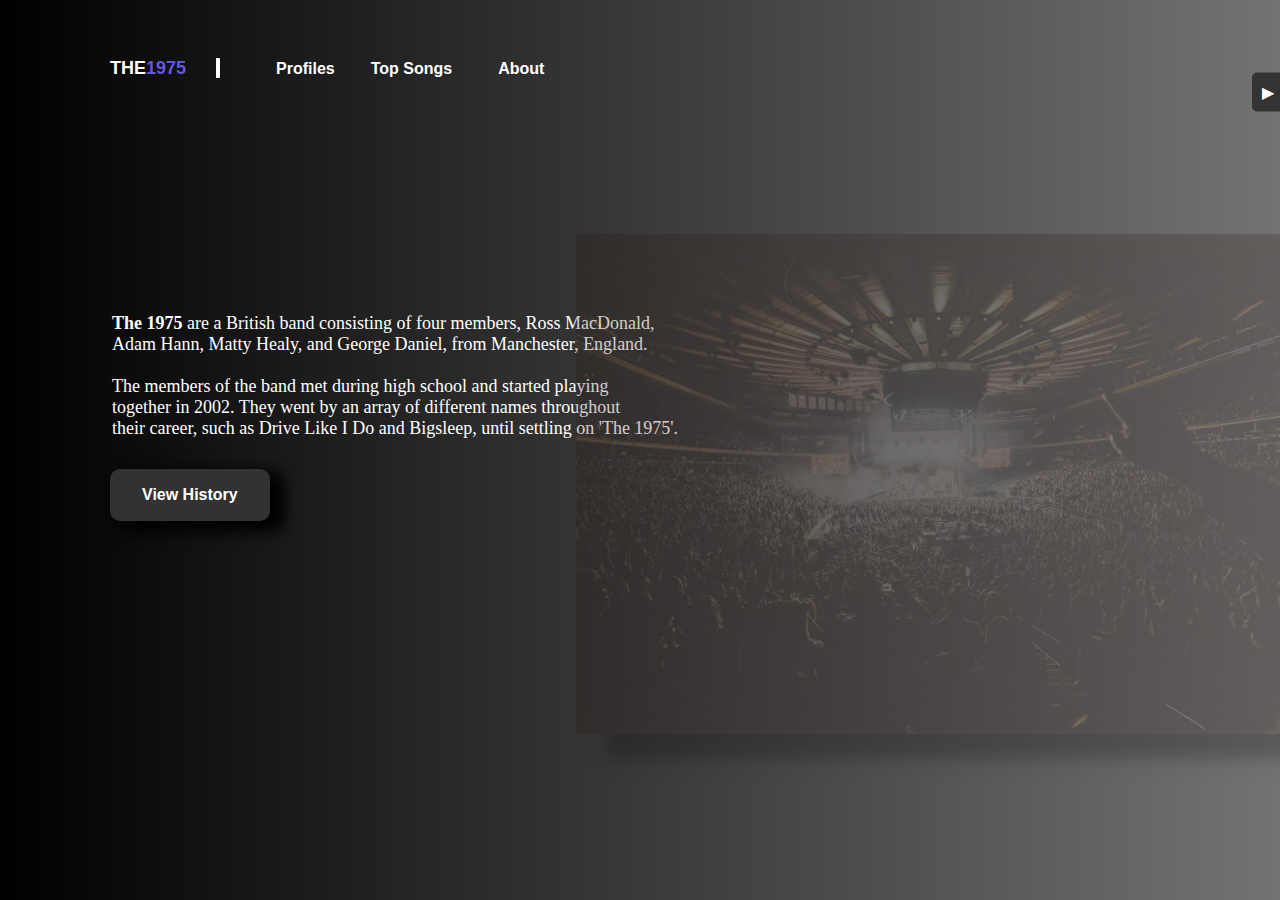
<file: index.html>
<!DOCTYPE html>
<html lang="en">
<head>
    <meta charset="UTF-8">
    <meta name="viewport" content="width=device-width, initial-scale=1.0">
    <title>The 1975</title>
    <link rel="icon" href="images/favicon.png" type="image/x-icon">
    <link rel="stylesheet" href="style.css">
    <link href="https://fonts.cdnfonts.com/css/bernoru" rel="stylesheet">
    <link href="https://fonts.cdnfonts.com/css/open-sauce-one" rel="stylesheet">
    <style>
      body{
        background: linear-gradient(90deg,  #000000, #737373);
        min-height: 100vh;
    }
    </style> 
</head> 
<body>
    <header>
        <nav>
          <div class="about-container"></div>
            <ul class="nav">
              <li><a class="navs name vl">THE<span class="name1" style="color: #6257e3">1975</span></a></li>
              <li><a class="navs" href="profile.html">Profiles</a></li>
              <li><a class= "navs" href="topsongs.html">Top Songs</a></li>
              <li><div class="about-button" id="aboutButton">About</div></li>
                <div class="about-content" id="aboutContent">
                  <p>This website is a fan-made project and is not affiliated with or endorsed by any official entity. The content provided here is created by a for fans,
                    <br> and is intended solely for informational and entertainment purposes. All trademarks, logos, and images are the property of their respective owners.</p>
                </div>
            </div>
            </ul>
          </nav>
    </header>
    <main>
      <div>
      <p class="description"><strong>The 1975</strong> are a British band consisting of four members, Ross MacDonald,
        <br class="br"> Adam Hann, Matty Healy, and George Daniel, from Manchester, England. <br>
        <br> The members of the band met during high school and started playing
        <br class="br"> together in 2002. They went by an array of different names throughout
        <br class="br"> their career, such as Drive Like I Do and Bigsleep, until settling on 'The 1975'.
      </div>    
      </div>
      <div>
      <img class="photo shadow" src="images/concert.jpg" alt="concert">
      </div>
    </main>
    <footer>
      <div>
      <a class="viewhistory hborder" href="history.html">View History</a> 
    </div>
       <div id="container1">
          <div id="content1">
            </div>
              <div id="arrow1" onclick="toggleContainer()">&#9654;</div>
              <div>
            </div>
                 <a style="margin-left: -100px;" href="https://www.facebook.com/the1975/" target="_blank">
                  <img class="ssize" src="images/facebook.png" alt="facebook">
                    </a>
                     <a href="https://www.instagram.com/the1975/" target="_blank">
                      <img class="ssize" src="images/instagram.png" alt="instagram">
                      </a>
                      <a href="https://www.youtube.com/channel/UC_LfW1R3B0of9qOw1uI-QNQ" target="_blank">
                        <img class="ssize" src="images/youtube.png" alt="youtube">
                        </a>
                        <a href="https://open.spotify.com/artist/3mIj9lX2MWuHmhNCA7LSCW" target="_blank">
                          <img class="ssize" src="images/spotify.png" alt="spotify">
                          </a>
            </div>
            <div>
              <div class="sites2 hide">
                <a href="https://www.facebook.com/the1975/" target="_blank">
                  <img class="ssize1" src="images/facebook.png" alt="facebook">
                    </a>
                     <a href="https://www.instagram.com/the1975/" target="_blank">
                      <img class="ssize1" src="images/instagram.png" alt="instagram">
                      </a>
                      <a href="https://www.youtube.com/channel/UC_LfW1R3B0of9qOw1uI-QNQ" target="_blank">
                        <img class="ssize1" src="images/youtube.png" alt="youtube">
                        </a>
                        <a href="https://open.spotify.com/artist/3mIj9lX2MWuHmhNCA7LSCW" target="_blank">
                          <img class="ssize1" src="images/spotify.png" alt="spotify">
                          </a>
                        </div>        
    </footer>

    <script>
      document.getElementById('aboutButton').addEventListener('click', function() {
          var content = document.getElementById('aboutContent');
          var button = document.getElementById('aboutButton');
          if (content.classList.contains('show')) {
              content.classList.remove('show');
              button.classList.remove('underline');
          } else {
              content.classList.add('show');
              button.classList.add('underline');
          }
        
      });

      function toggleContainer() {
        var container = document.getElementById('container1');
        container.classList.toggle('open');
    }
  </script>
</body>
</html>
</file>
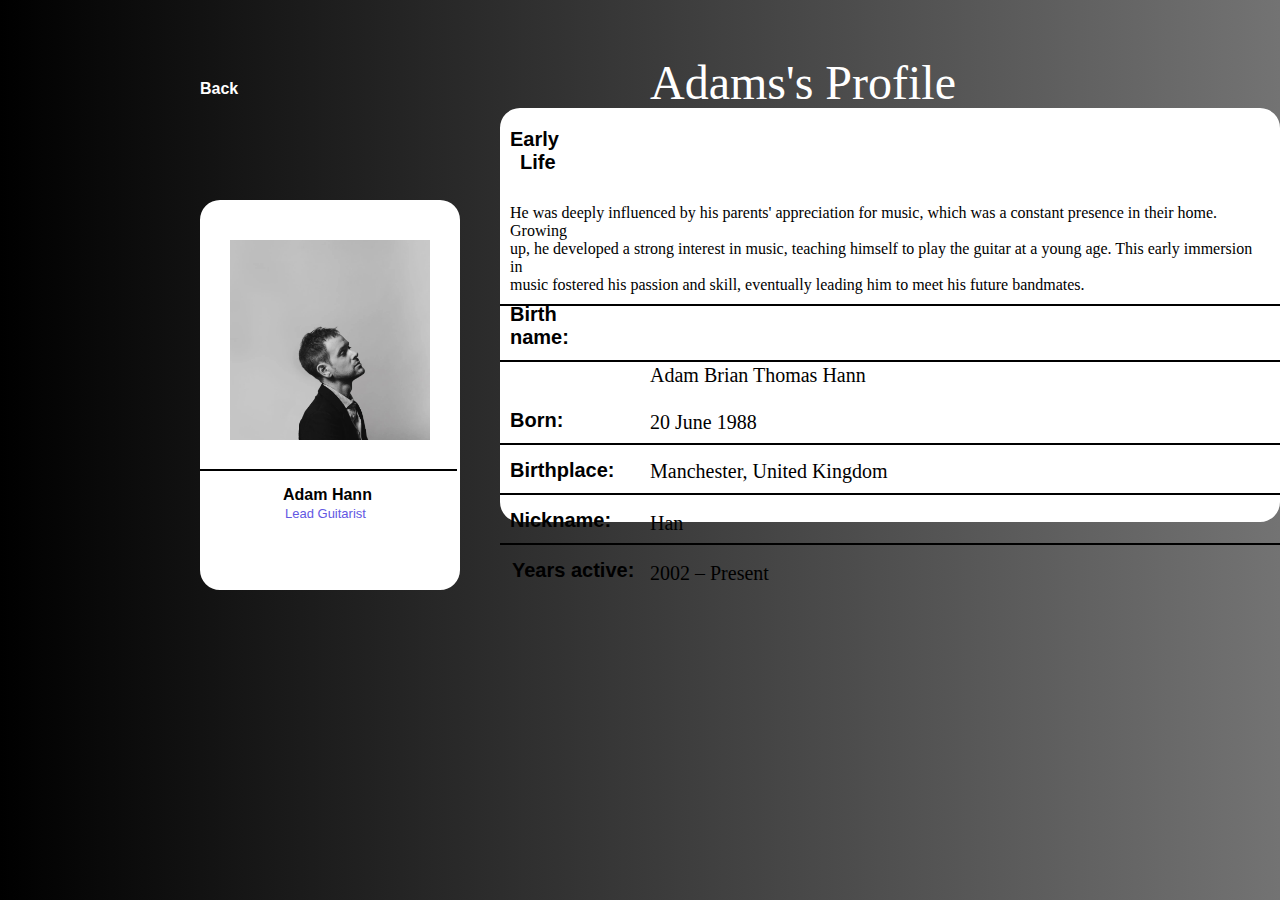
<file: adam.html>
<!DOCTYPE html>
<html lang="en">
<head>
    <meta charset="UTF-8">
    <meta name="viewport" content="width=device-width, initial-scale=1.0">
    <title>Adam's Profile</title>
    <link rel="stylesheet" href="style.css">
    <link rel="icon" href="images/favicon.png" type="image/x-icon">
    <link href="https://fonts.cdnfonts.com/css/open-sauce-one" rel="stylesheet">
    <style> 
        body{
            background: linear-gradient(90deg,  #000000, #737373);
            min-height: 100vh;
        }        
    </style>
</head>
<body>
    <div>
        <a class="home" href="george.html">Back</a>
        <p class="adamp">Adams's Profile</p>
    </div>
    <img class="matty" src="images/Adam.jpg" alt="george">
    <p class="profileadam tl"><b>Adam Hann</b><br><span class="adam2">Lead Guitarist</span><p></p>
    <p class="mempro"><span style="margin-left: -10px;">Early Life</span></p>
    <p class="memdis adamline" style="padding-right: 23px;">He was deeply influenced by his parents' appreciation for music, which was a constant presence in their home. Growing
        <br class="br"> up, he developed a strong interest in music, teaching himself to play the guitar at a young age. This early immersion in
        <br class="br"> music fostered his passion and skill, eventually  leading him to meet his future bandmates.</p>
    <p class="newdis line1 abirth">Birth name:</p>
    <p class="newdis1 nadam">Adam Brian Thomas Hann</p>
    <p class="newdis line1 aborn">Born:</p>
    <p class="newdis1 aborn1">20 June 1988</p>
    <p class="newdis line1 abp">Birthplace:</p>
    <p class="newdis1 abp1">Manchester, United Kingdom</p>
    <p class="newdis line1 ann">Nickname:</p>
    <p class="newdis1 ann1">Han</p>
    <p class="newdis aya">Years active:</p>
    <p class="newdis1 aya1">2002 – Present</p>

    
    
</body>
</html>
</file>
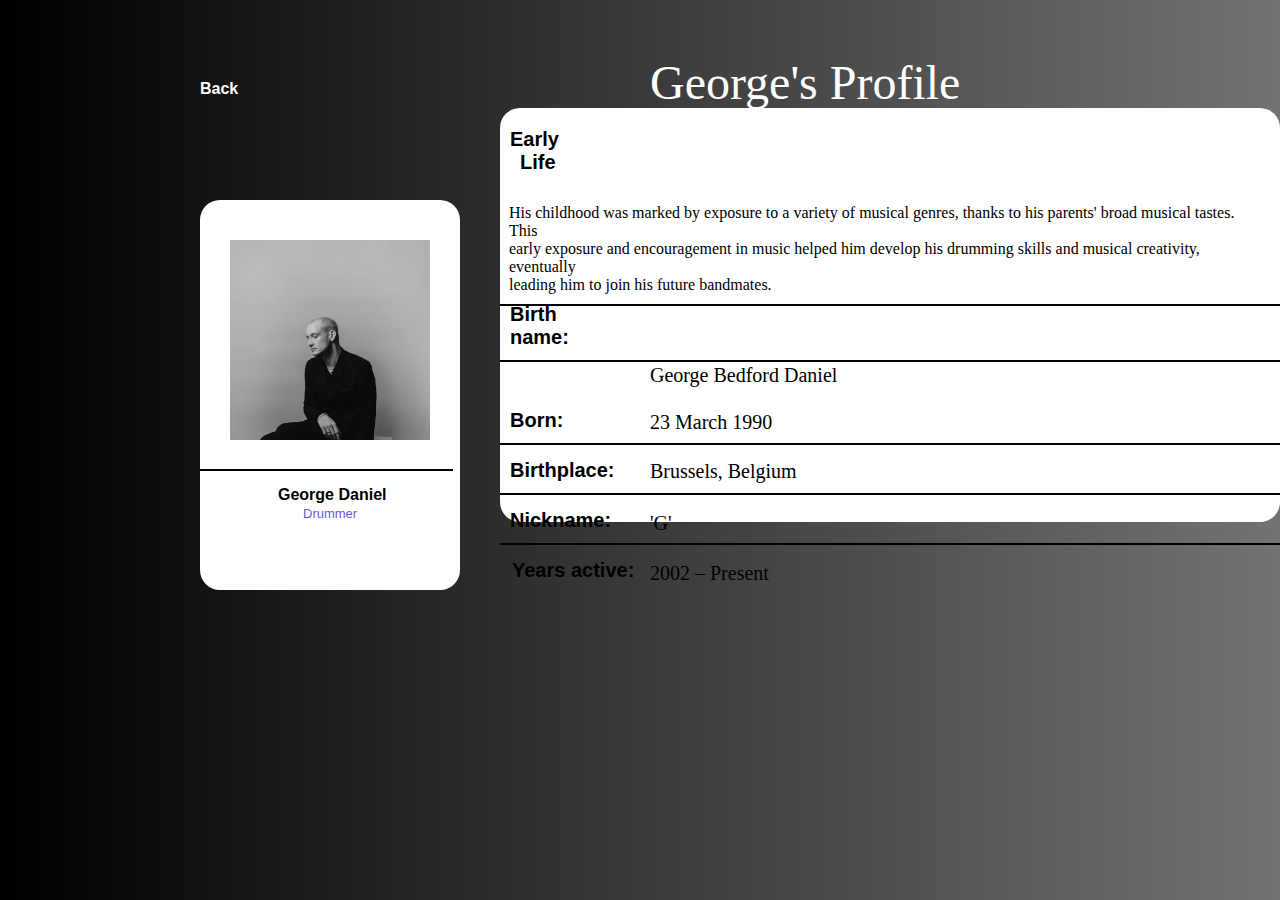
<file: george.html>
<!DOCTYPE html>
<html lang="en">
<head>
    <meta charset="UTF-8">
    <meta name="viewport" content="width=device-width, initial-scale=1.0">
    <title>George's Profile</title>
    <link rel="stylesheet" href="style.css">
    <link rel="icon" href="images/favicon.png" type="image/x-icon">
    <link href="https://fonts.cdnfonts.com/css/open-sauce-one" rel="stylesheet">
    <style> 
        body{
            background: linear-gradient(90deg,  #000000, #737373);
            min-height: 100vh;
        }        
    </style>
</head>
<body>
    <div>
        <a class="home" href="ross.html">Back</a>
        <p class="georgep">George's Profile</p>
        <a class="next" href="adam.html">Next</a>
    </div>
    <img class="matty" src="images/George.jpg" alt="george">
    <p class="profilegeorge tl"><b>George Daniel</b><br><span class="george2">Drummer</span><p></p>
    <p class="mempro"><span style="margin-left: -10px;">Early Life</span></p>
    <p class="memdis georgeline">His childhood was marked by exposure to a variety of musical genres, thanks to his parents' broad musical tastes. This
       <br class="br"> early exposure and encouragement in music helped him develop his drumming skills and musical creativity, eventually 
       <br class="br"> leading him to join his future bandmates.
    <p class="newdis line1 gbirth">Birth name:</p>
    <p class="newdis1 ngeorge">George Bedford Daniel</p>
    <p class="newdis line1 gborn">Born:</p>
    <p class="newdis1 gborn1">23 March 1990</p>
    <p class="newdis line1 gbp">Birthplace:</p>
    <p class="newdis1 gbp1">Brussels, Belgium</p>
    <p class="newdis line1 gnn">Nickname:</p>
    <p class="newdis1 gnn1">'G'</p>
    <p class="newdis gya">Years active:</p>
    <p class="newdis1 gya1">2002 – Present</p>

    
    
</body>
</html>
</file>
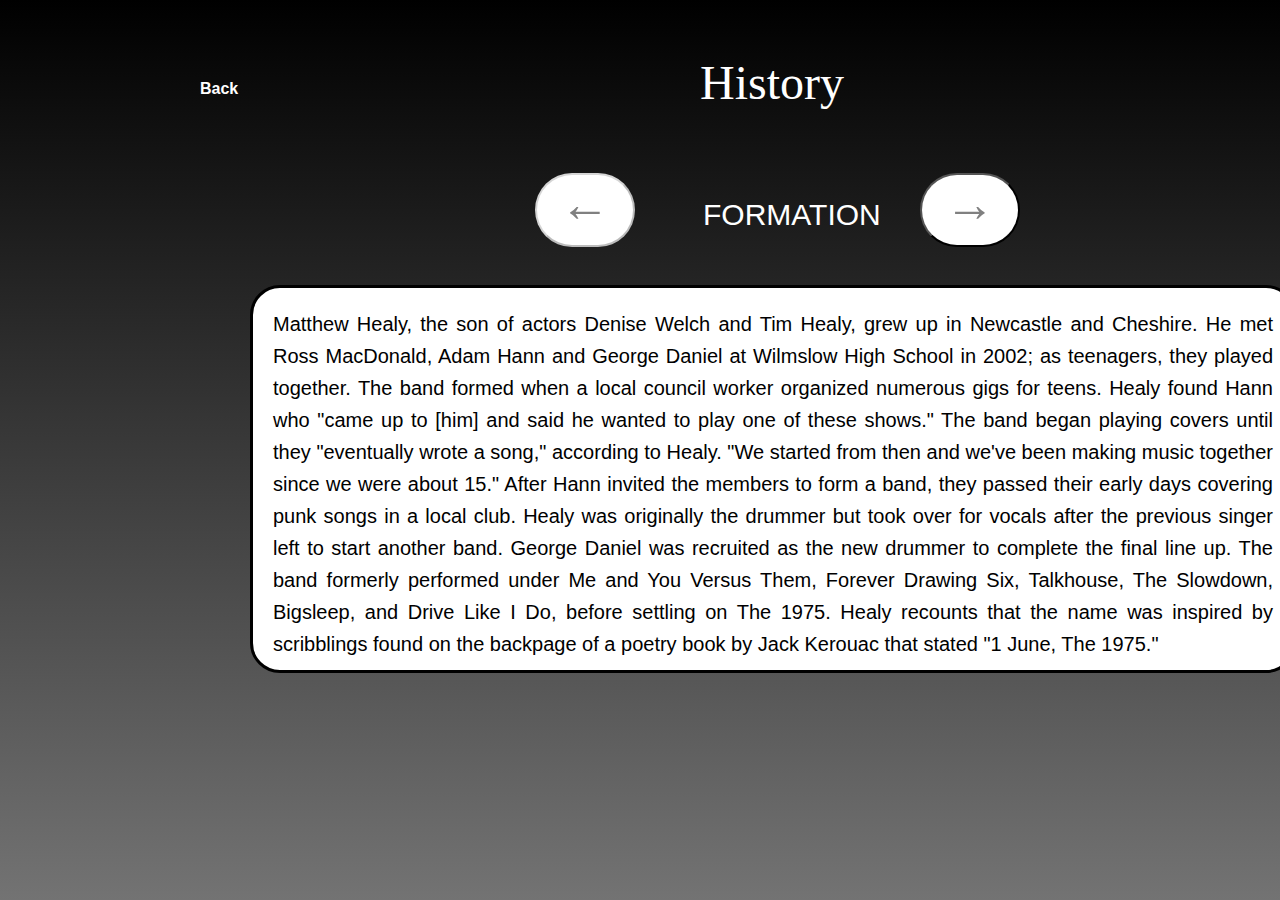
<file: history.html>
<!DOCTYPE html>
<html lang="en">
<head>
    <meta charset="UTF-8">
    <meta name="viewport" content="width=device-width, initial-scale=1.0">
    <title>History</title>
    <link rel="stylesheet" href="style.css">
    <link rel="icon" href="images/favicon.png" type="image/x-icon">
    <link href="https://fonts.cdnfonts.com/css/boldyear" rel="stylesheet">
    <link href="https://fonts.cdnfonts.com/css/literal" rel="stylesheet">
                
    <style>
        body {
            background: linear-gradient(180deg,  #000000, #737373);
            min-height: 100vh;
        }
    </style>
</head>
<body>
    <div>
        <a class="back1" href="topsongs.html">Back</a>
        <p class="history">History</p>
        <a class="home1" href="index.html">Home</a>
    </div>
    <div class="timeline-container">
        <button class="arrow" id="prev">&larr;</button>
        <div class="timeline">
            <div class="year mlform" data-year="FORMATION">FORMATION</div>
            <div class="year mlyear" data-year="2012">2012</div>
            <div class="year mlyear" data-year="2013">2013</div>
            <div class="year mlyear" data-year="2014">2014</div>
            <div class="year mlyear" data-year="2015">2015</div>
            <div class="year mlyear" data-year="2016">2016</div>
            <div class="year mlyear" data-year="2017">2017</div>
            <div class="year mlyear" data-year="2018">2018</div>
            <div class="year mlyear" data-year="2019">2019</div>
            <div class="year mlyear" data-year="2020">2020</div>
            <div class="year mlyear" data-year="2021">2021</div>
            <div class="year mlyear" data-year="2022">2022</div>
            <div class="year mlyear" data-year="2023">2023</div>
            <div class="year mlyear" data-year="2024">2024</div>
        </div>
        <button class="arrow" id="next">&rarr;</button>
    </div>
    <div class="content-container">
        <div class="content" data-year="FORMATION">
            <p style="text-align: justify;">Matthew Healy, the son of actors Denise Welch and Tim Healy, grew up in Newcastle and Cheshire. He met Ross MacDonald, Adam Hann
            and George Daniel at Wilmslow High School in 2002; as teenagers, they played together. The band formed when a local council worker
            organized numerous gigs for teens. Healy found Hann who "came up to [him] and said he wanted to play one of these shows." The band
            began playing covers until they "eventually wrote a song," according to Healy. "We started from then and we've been making music
            together since we were about 15." After Hann invited the members to form a band, they passed their early days covering punk songs in a
            local club. Healy was originally the drummer but took over for vocals after the previous singer left to start another band. George Daniel was
            recruited as the new drummer to complete the final line up. The band formerly performed under Me and You Versus Them, Forever Drawing
            Six, Talkhouse, The Slowdown, Bigsleep, and Drive Like I Do, before settling on The 1975. Healy recounts that the name was inspired by
            scribblings found on the backpage of a poetry book by Jack Kerouac that stated "1 June, The 1975."</p>
        </div>
        <div class="content" data-year="2012">
            <p>The release of the band's first EP, titled Facedown, in August 2012 saw the band's first UK airplay on national radio with lead track "The City",
            which was also featured as part of a BBC Introducing show with Huw Stephens on BBC Radio 1. The 1975 once again garnered national
            radio attention in late 2012, with BBC Radio 1 DJ Zane Lowe championing their single "Sex" from the from the EP of the same name, which
            was released in November.</p>
        </div>
        <div class="content" data-year="2013">
            <p>The 1975 embarked on a United Kingdom and Ireland tour that extended into early 2013, before beginning a US tour in Spring 2014. Upon the release
            of Music for Cars in March, they found mainstream chart success with "Chocolate", reaching number 19 in the UK Singles Chart. In May the band
            released IV, which included a new version of "The City". The track charted in UK and received airplay in several other countries. The 1975 
            toured extensively to support releases and to build hype before releasing their debut. The band supported Muse on the second leg of The 2nd
            Law World Tour at the Emirates Stadium in London in May. They also toured with the Neighbourhood in the United States in June, and supported
            the Rolling Stones in Hyde Park in July. In August, the band performed on the Festival Republic Stage at 2013 Reading and Leeds Festivals.</p>
        </div>
        <div class="content" data-year="2014">
            <p>In January the band performed in New Zealand and Australia. "Settle Down" was released as a single in February. In April, the band performed 
            for the first time in a major American music and arts festival: Coachella. The band played at Royal Albert Hall the same month. In May, the band's
            recorded output was distributed digitally while they were touring North America, as well as releasing "Robbers" as a single. The song "Heart Out"
            became a single in September. In October, a non-album single was released, "Medicine".</p>
        </div>
        <div class="content" data-year="2015">
            <p>Healy noted that the band had recording scheduled in Q2 2015. On 1 June 2015, the band's social media accounts were terminated, which caused
            intense speculation. A comic strip was posted on Healy's Twitter a day prior but is now on their manager, Jamie Oborne's account, which suggested 
            the band's break-up. The next day, the accounts were reinstated, but the cover images and profile photos were white and light pink, instead of the
            usual black and white, revealing it to be a publicity stunt. In October, the band announced their second album, I Like It When You Sleep, for You Are So
            Beautiful yet So Unaware of It. They premiered the lead single, "Love Me", simultaneously scheduling a support tour in Europe, North America, and Asia.
            They premiered the second single, "UGH!", in December on Beats 1.</p>
        </div>
        <div class="content" data-year="2016">
            <p>The album's third single, "The Sound" debuted on BBC Radio 1 in January. The 1975 released the fourth single "Somebody Else" in February on Beats 1 before
            the album's release. "A Change of Heart" premiered on Radio 1 in February, four days prior to the album's release. "She's American" also premiered as a single this year.
            The album was released in February and topped the UK Albums Chart and the US Billboard 200. The band released a free download of "How to Draw" on Twitter and through Target Exclusive.
            It was shortlisted for the Mercury Music Prize. In November, member George Daniel teased the band's third album by releasing a video on his Instagram account captioned "2018", containing 
            snippets of audio along with Healy playing the keyboards.</p>
        </div>
        <div class="content" data-year="2017">
            <p>The band released a cover of Sade's "By Your Side" in February, followed by "Loving Someone". In April, Healy tweeted "I like it when you sleep is coming to an end" before following up with 
            "Music For Cars" — speculated to be the title for the next album, as well as referencing the eponymous EP. Healy confirmed this later in April, which is scheduled to be released in 2018. In March,
            the band confirmed that two songs for the new album have already been written. In June, Healy also confirmed that Drive Like I Do, one of the 1975's prior incarnations, will release a debut album as
            a side project 'in a few years.' In November, Healy teased the release of an EP within 2017. Besides being confirmed, the EP was delayed to 2018, with Oborne stating that "something" would be released instead;
            the band's debut live album, DH00278. He also confirmed that no singles from Music for Cars will be released in 2017, however the band did confirm that they will release something on June 1, 2018; causing fans to wait in anticipation for new music.</p>
        </div>
        <div class="content" data-year="2018">
            <p>The band released their third studio album, A Brief Inquiry into Online Relationships, which received widespread critical acclaim and cemented their reputation as innovative pop-rock artists. The album's exploration
            of modern societal issues and digital life resonated with fans and critics alike, earning them several awards and nominations. In 2019, The 1975 followed up with their fourth album, Notes on a Conditional Form, which 
            continued their exploration of eclectic musical styles and deep lyrical themes. This album further showcased their ability to blend genres, incorporating elements of punk, electronic, and ambient music. The band also
            made headlines with their environmental activism, partnering with organizations to raise awareness about climate change and sustainability.</p>
        </div>
        <div class="content" data-year="2019">
            <p>The 1975 continued their musical journey with the release of their fourth studio album, Notes on a Conditional Form. This highly anticipated album showcased the band's versatility and experimentation, blending elements 
            of punk, electronic, ambient, and orchestral music into a cohesive sonic tapestry. Notes on a Conditional Form explored a diverse range of themes, from climate change and technology to personal introspection and societal 
            critique. The album's lead single, "People," made waves with its punk rock sound and urgent message, signaling a bold new direction for the band. Throughout the year, The 1975 remained at the forefront of cultural conversation,
            collaborating with environmental activist Greta Thunberg on the track "The 1975," which underscored their commitment to raising awareness about pressing global issues. Despite the challenges posed by the COVID-19 pandemic, The 1975 
            adapted with resilience, engaging with fans through virtual concerts and social media platforms.</p>
        </div>
        <div class="content" data-year="2020">
            <p>The 1975 faced unprecedented challenges as the COVID-19 pandemic swept across the globe, disrupting the music industry and forcing the band to adapt their plans. Despite the uncertainty, The 1975 remained connected with their audience, 
            leveraging digital platforms to stay engaged and creative during lockdown periods. The band used this time to reflect on the global situation and its impact on society, inspiring introspective songwriting and innovative collaborations.
            While live concerts were put on hold, The 1975 continued to release new music and connect with fans through virtual performances and online events. Their resilience and adaptability were evident as they navigated the challenges of the
            pandemic with grace and creativity, finding new ways to share their music and message with the world. Despite the difficult circumstances, The 1975's artistic output remained as vibrant and relevant as ever, reaffirming their status as
            one of the most dynamic and influential bands of their generation.</p>
        </div>
        <div class="content" data-year="2021">
            <p>The 1975 emerged from the challenges of the previous year with renewed energy and creativity, continuing to push boundaries with their music and message. The band's resilience was showcased in their ability to adapt to the ever-changing
            landscape of the music industry, finding innovative ways to connect with fans and share their artistry. Throughout the year, The 1975 remained committed to using their platform for social and environmental activism, collaborating with 
            organizations to raise awareness about pressing issues such as climate change and social justice. Musically, the band continued to evolve, experimenting with new sounds and styles while staying true to their signature blend of catchy
            hooks and thought-provoking lyrics. Their dedication to pushing the boundaries of their artistry was evident in their collaborations with other artists and their willingness to explore new sonic territories. Despite the ongoing challenges 
            of the pandemic, The 1975 remained a beacon of creativity and inspiration, inspiring fans around the world with their music and message.</p>
        </div>
        <div class="content" data-year="2022">
            <p>The 1975 embarked on a new chapter in their musical journey, surprising fans with a series of singles that hinted at a fresh direction for the band. These releases showcased a more introspective and experimental side of The 1975, with intricate 
            production and deeply personal lyrics. The band's evolution was further evident in their live performances, which featured elaborate stage designs and immersive visual elements that captivated audiences worldwide. Despite the challenges posed 
            by the ongoing pandemic, The 1975 remained dedicated to their craft, continuing to push boundaries and challenge conventions with their music. They used their platform to amplify important social and political messages, advocating for change
            and inspiring fans to join them in their pursuit of a better world. As they looked towards the future, The 1975 remained as innovative and influential as ever, poised to leave an indelible mark on the music industry for years to come.</p>
        </div>
        <div class="content" data-year="2023">
            <p>he 1975 reached new heights of artistic achievement with the release of their highly anticipated fifth studio album, Being Funny in a Foreign Language. This album marked a bold departure from their previous work, showcasing a more mature and
            introspective sound that resonated deeply with audiences. Tracks like "In This House I'm Always Right" and "Midnight in the City" garnered widespread acclaim, further solidifying The 1975's reputation as one of the most innovative and
            influential bands of their generation. The band embarked on a world tour in support of the album, delivering electrifying performances that captivated audiences around the globe. Being Funny in a Foreign Language received critical acclaim
            for its bold experimentation and poignant storytelling, cementing The 1975's status as trailblazers in the music industry. As they continued to push the boundaries of their artistry, The 1975 remained committed to using their platform to address
            important social and political issues, inspiring fans to engage with the world around them and strive for positive change.</p>
        </div>
        <div class="content" data-year="2024">
            <p>The 1975 continued to build on their legacy of musical innovation and social activism. The band's sixth studio album, Echoes of Tomorrow, was released to widespread anticipation and critical acclaim. This album showcased a blend of introspective
            lyrics and experimental sounds, further solidifying The 1975's reputation as one of the most influential bands of their generation. Tracks like "Echoes of a Dream" and "Future Memories" resonated deeply with fans, reflecting on themes of hope,
            resilience, and the human experience. The band embarked on a global tour in support of the album, delivering electrifying performances that captivated audiences around the world. Alongside their musical endeavors, The 1975 remained committed
            to using their platform for social and environmental activism, partnering with organizations to raise awareness about important issues such as climate change, mental health, and social justice. As they looked towards the future, The 1975 
            continued to inspire fans with their music and message, leaving an indelible mark on the music industry and beyond.</p>
        </div>
       
    </div>

    <script src="script.js"> </script>
</body>
</html>
</file>
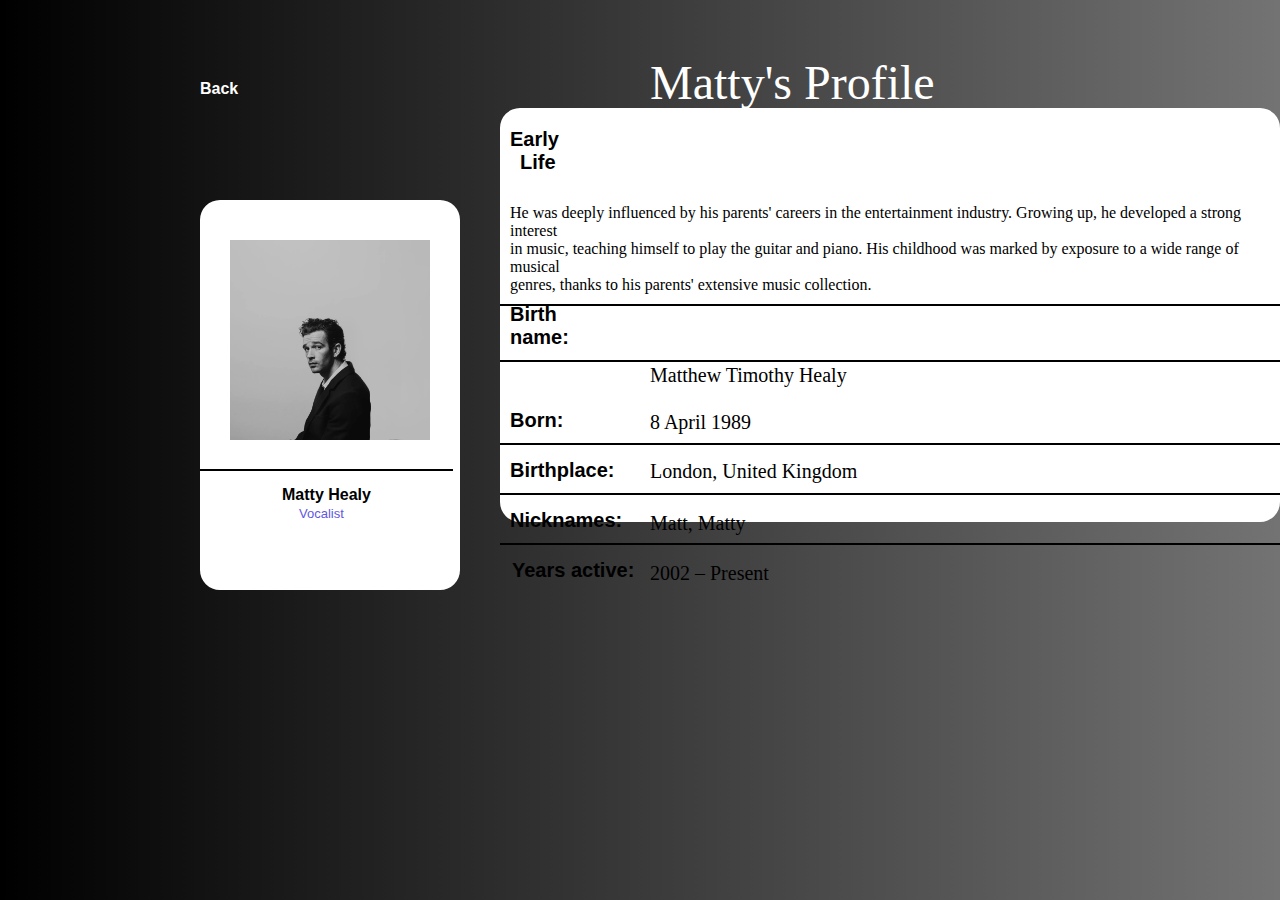
<file: matty.html>
<!DOCTYPE html>
<html lang="en">
<head>
    <meta charset="UTF-8">
    <meta name="viewport" content="width=device-width, initial-scale=1.0">
    <title>Matty's Profile</title>
    <link rel="stylesheet" href="style.css">
    <link rel="icon" href="images/favicon.png" type="image/x-icon">
    <link href="https://fonts.cdnfonts.com/css/open-sauce-one" rel="stylesheet">
    <style> 
        body{
            background: linear-gradient(90deg,  #000000, #737373);
            min-height: 100vh;
        }        
    </style>
</head>
<body>
    <div>
        <a class="home" href="profile.html">Back</a>
        <p class="mattyp">Matty's Profile</p>
        <a class="next" href="ross.html">Next</a>
    </div>
    <img class="matty" src="images/Matty.jpg" alt="matty">
    <p class="matty1 tl"><b>Matty Healy</b><br><span class="matty2">Vocalist</span><p></p>
    <div class="hide"><p class="mattycopy tl"><b>Matty Healy</b><br><span class="matty2">Vocalist</span><p></p></div>
    <p class="mempro"><span style="margin-left: -10px;">Early Life</span></p>
    <p class="memdis line mattyline">He was deeply influenced by his parents' careers in the entertainment industry. Growing up, he developed a strong interest
        <br class="br">in music, teaching himself to play the guitar and piano. His childhood was marked by exposure to a wide range of musical
        <br class="br"> genres, thanks to his parents' extensive music collection.</p>
    <p class="newdis line1 birth">Birth name:</p>   
    <p class="newdis1">Matthew Timothy Healy</p>
    <p class="newdis line1 born">Born:</p>
    <p class="newdis1 born1">8 April 1989</p>
    <p class="newdis line1 bp">Birthplace:</p>
    <p class="newdis1 bp1">London, United Kingdom</p>
    <p class="newdis line1 nn">Nicknames:</p>
    <p class="newdis1 nn1">Matt, Matty</p>
    <p class="newdis ya">Years active:</p>
    <p class="newdis1 ya1">2002 – Present</p>

    
    
</body>
</html>
</file>
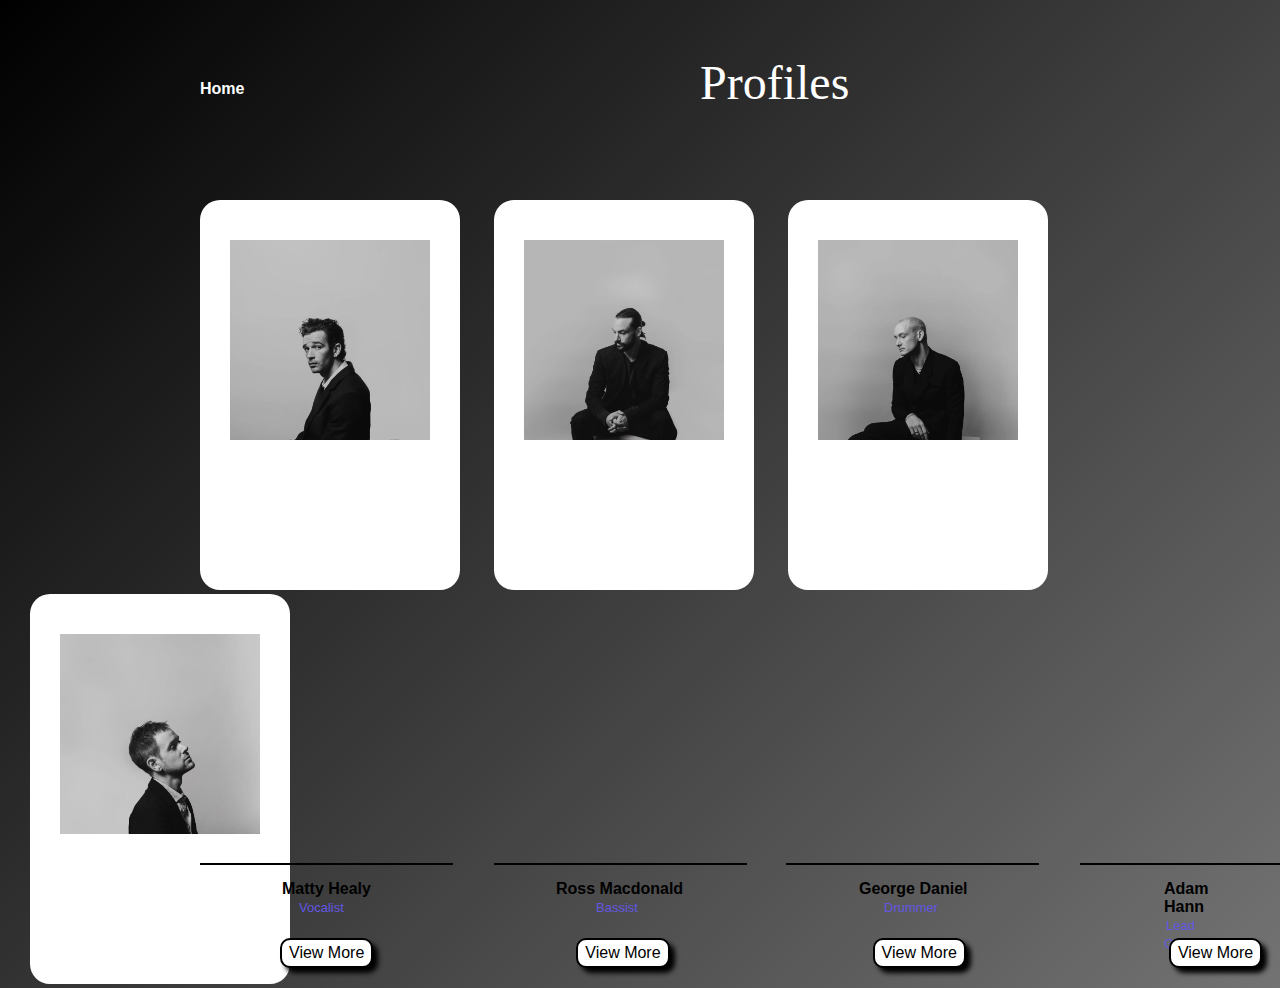
<file: profile.html>
<!DOCTYPE html>
<html lang="en">
<head>
    <meta charset="UTF-8">
    <meta name="viewport" content="width=device-width, initial-scale=1.0">
    <title>Member's Profile</title>
    <link rel="stylesheet" href="style.css">
    <link rel="icon" href="images/favicon.png" type="image/x-icon">
    <link href="https://fonts.cdnfonts.com/css/open-sauce-one" rel="stylesheet">
    <link href="https://fonts.cdnfonts.com/css/ibm-plex-sans" rel="stylesheet">
    <link href="https://fonts.cdnfonts.com/css/br-shape" rel="stylesheet">                                     
    <style> 
        body{
            background: linear-gradient(135deg,  #000000, #737373);
            min-height: 100vh;
        }        
    </style>
</head>
<body>
    <div>
        <a class="home" href="index.html">Home</a>
        <p class="profile">Profiles</p>
        <a class="next" href="topsongs.html">Next</a>
    </div>
    <div>
       <img class="matty" src="images/Matty.jpg" alt="matty">
        <img class="ross"  src="images/Ross.jpg" alt="ross">
         <img class="george" src="images/George.jpg" alt="george">
          <img class="adam" src="images/Adam.jpg" alt="adam">
       <p class="matty1 tl"><b>Matty Healy</b><br><span class="matty2">Vocalist</span><p>
        <p class="ross1 tl"><b>Ross Macdonald</b><br><span class="ross2">Bassist</span><p>
         <p class="george1 tl"><b>George Daniel</b><br><span class="george2">Drummer</span><p>
          <p class="adam1 tl"><b>Adam Hann</b><br><span class="adam2">Lead Guitarist</span><p>
     </div>
     <div>
        <ul class="view m">
            <li><a class="view1" href="matty.html">View More</a></li>
            <li><a class="view2" href="ross.html">View More</a></li>
            <li><a class="view3" href="george.html">View More</a></li>
            <li><a class="view4" href="adam.html">View More</a></li>
        </ul>
     </div>
</body>
</html>
</file>
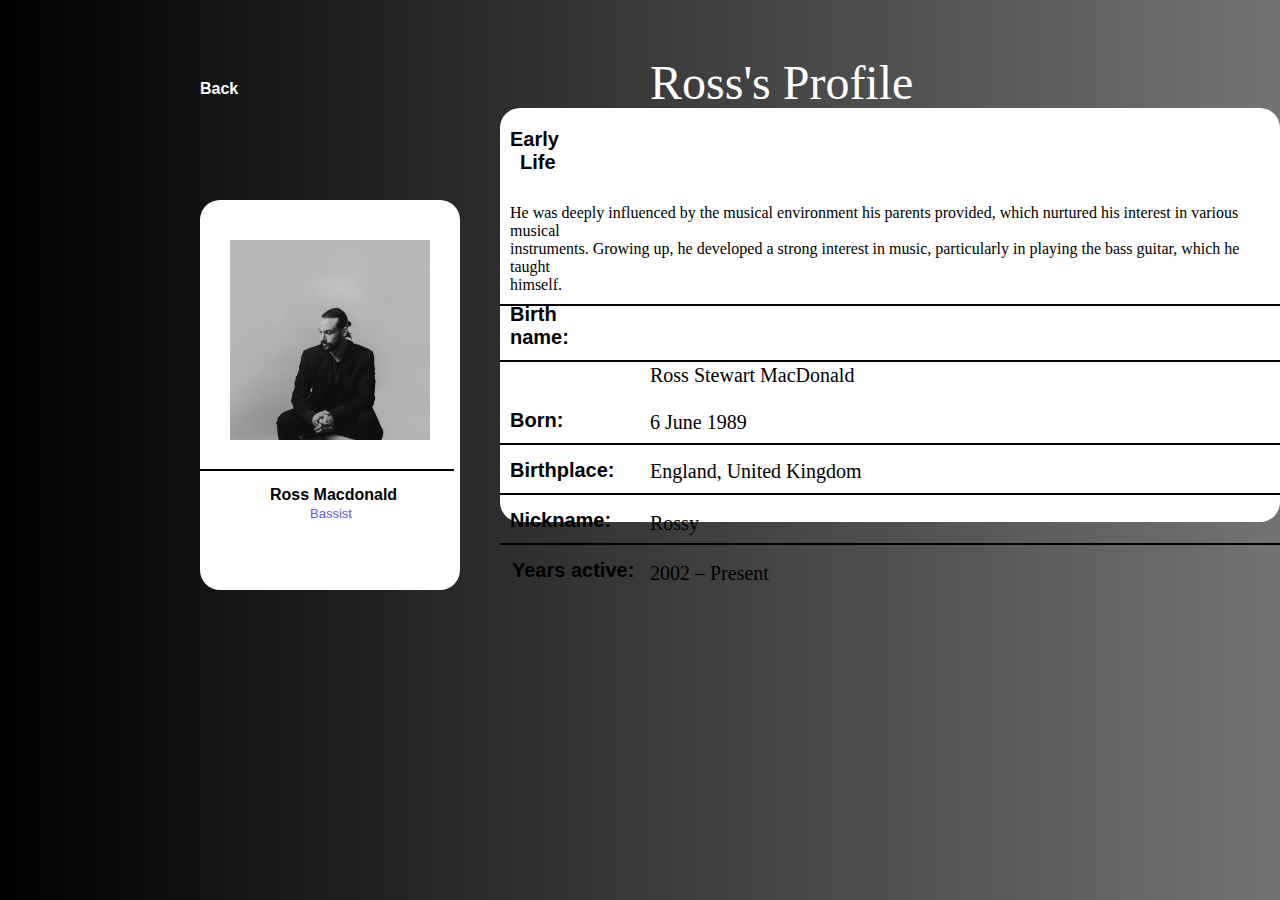
<file: ross.html>
<!DOCTYPE html>
<html lang="en">
<head>
    <meta charset="UTF-8">
    <meta name="viewport" content="width=device-width, initial-scale=1.0">
    <title>Ross's Profile</title>
    <link rel="stylesheet" href="style.css">
    <link rel="icon" href="images/favicon.png" type="image/x-icon">
    <link href="https://fonts.cdnfonts.com/css/open-sauce-one" rel="stylesheet">
    <style> 
        body{
            background: linear-gradient(90deg,  #000000, #737373);
            min-height: 100vh;
        }        
    </style>
</head>
<body>
    <div>
        <a class="home" href="matty.html">Back</a>
        <p class="rossp">Ross's Profile</p>
        <a class="next" href="george.html">Next</a>
    </div>
    <img class="matty" src="images/Ross.jpg" alt="ross">
    <p class="profileross tl"><b>Ross Macdonald</b><br><span class="ross2">Bassist</span><p></p>
    <p class="mempro"><span style="margin-left: -10px;">Early Life</span></p>
    <p class="memdis rossline">He was deeply influenced by the musical environment his parents provided, which nurtured his interest in various musical
        <br class="br"> instruments. Growing up, he developed a strong interest in music, particularly in playing the bass guitar, which he taught
        <br class="br"> himself.</p>
    <p class="newdis line1 rbirth">Birth name:</p>
    <p class="newdis1 nross">Ross Stewart MacDonald</p>
    <p class="newdis line1 rborn">Born:</p>
    <p class="newdis1 rborn1">6 June 1989</p>
    <p class="newdis line1 rbp">Birthplace:</p>
    <p class="newdis1 rbp1">England, United Kingdom</p>
    <p class="newdis line1 rnn">Nickname:</p>
    <p class="newdis1 rnn1">Rossy</p>
    <p class="newdis rya">Years active:</p>
    <p class="newdis1 rya1">2002 – Present</p>

    
    
</body>
</html>
</file>
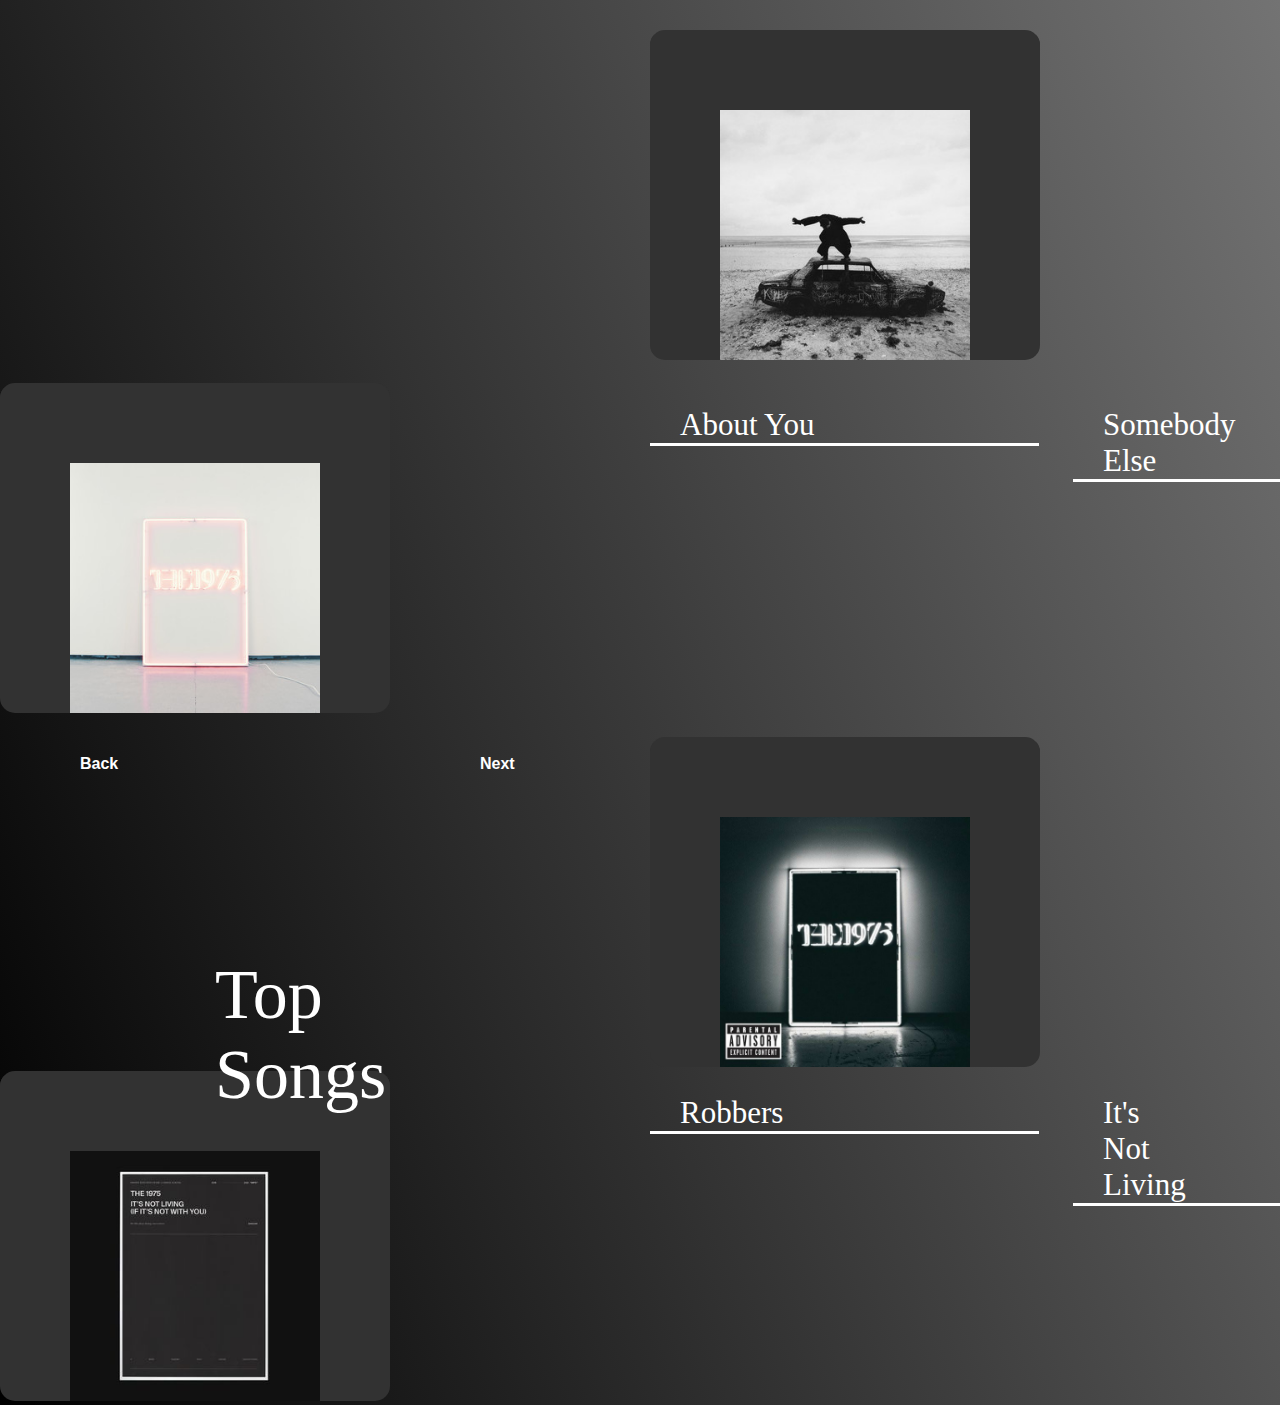
<file: topsongs.html>
<!DOCTYPE html>
<html lang="en">
<head>
    <meta charset="UTF-8">
    <meta name="viewport" content="width=device-width, initial-scale=1.0">
    <title>Top Songs</title>
    <link rel="stylesheet" href="style.css">
    <link rel="icon" href="images/favicon.png" type="image/x-icon">
    <style>
        body {
            background: linear-gradient(70deg,  #000000, #737373);
            min-height: 100vh;
        }
    </style>
</head>
<body>
    <div>
     <a href="https://www.youtube.com/watch?v=tGv7CUutzqU" target="_blank">
       <img class="aboutyou sborder" src="images/About you.jpeg" alt="about you">
     </a>
     <a href="https://www.youtube.com/watch?v=Bimd2nZirT4" target="_blank">
       <img class="somebodyelse sborder" src="images/Somebody Else.jpeg" alt="somebody else">
     </a>
    </div>
    <div>
       <p class="aboutyou1 mn">About You</p>
       <p class="somebodyelse1 mn">Somebody Else</p>
    </div>
    <div>
     <a href="https://www.youtube.com/watch?v=Iyy3YOpxL2k&rco=1" target="_blank">
        <img class="robbers sborder" src="images/Robbers.jpg" alt="robbers">
        </a>
      <a href="https://www.youtube.com/watch?v=FzfKn-hlZwo" target="_blank">
        <img class="notliving sborder" src="images/Its not living.jpeg" alt="its not living">
        </a>
    </div>
    <div>
        <p class="robbers1 mn">Robbers</p>
        <p class="notliving1 mn">It's Not Living</p>
    </div>
    <div>
        <a class="back" href="profile.html">Back</a>
        <a class="next1 " href="history.html">Next</a>
        <p class="ts">Top&nbsp;<br class="br">Songs</p>
    </div>

</body>
</html>
</file>
<file: style.css>
* {
    padding: 0;
    margin: 0;
}

/* INDEX */

.photo{
    position: absolute;
    margin-top: 40px;
    margin-left: 45%;
    height: 500px;
    opacity: 21%;
    user-select: none;
}

.shadow{
    box-shadow: 30px 25px 15px black;
    margin-top: -16%;
}

.navs {
    text-decoration: none;
    color: white;
    font-family: "IBM Plex Sans", sans-serif;
    font-weight: 700;
    font-size: 16px;
    user-select: none;
}

.navs:hover{
    color: #6257e3;
}

.nav li {
    display: inline-block;
    margin-right: 2px;
    margin-left: 30px;
    margin-top: 50px;
}

.name {
    color: white;
    font-family: 'Bernoru', sans-serif;              
    font-size: 18px;
    margin-top: 15px;
    margin-left: 80px;
    margin-right: 20px;
    user-select: none;
}


.vl {
    border-right: 4px solid white;
    border-radius: 1px;
    height: 50px;
    padding-right: 30px;
}

.description {
    color: white;
    font-size: 18px;
    margin-left: 112px;
    margin-top: 25vh;
    user-select: none;
}

.viewhistory{
    position: fixed;
    text-decoration: none;
    color: white;
    font-family: "IBM Plex Sans", sans-serif;
    font-weight: 700;
    font-size: 16px;
    margin-left: 110px;
    margin-top: 30px;
    user-select: none;
}

.hborder{
    border-style: solid;
    border-color: #323232;
    border-radius: 10px;
    padding: 15px;
    border-width: 2px;
    padding-left: 30px;
    padding-right: 30px;
    background-color: #323232;
    box-shadow: 10px 6px 15px 5px black;
    position: absolute;
}

.hborder:hover{
    background-color: white;
    color: #323232;
}

.about-container {
    margin: 20px;
    color: white;
    position: absolute;
}
.about-button {
    cursor: pointer;
    display: inline-block;
    padding: 10px;
    font-size: 20px;
    position: relative;
    color: white;
    font-family: "IBM Plex Sans", sans-serif;
    font-weight: 700;
    font-size: 16px;
    user-select: none;
}

.about-button:hover{
    color: #6257e3;
}

.about-button.underline::after {
    content: '';
    display: block;
    width: 50%;
    margin: 0 auto;
    border-bottom: 2px solid #6257e3;
    margin-top: 5px;
    transition: width 0.3s;
}
.about-button.underline::after {
    width: 50%;
}
.about-content {
    position: absolute;
    max-height: 0;
    transition: max-height 0.3s ease-out, padding hidden ease-out;
    overflow: hidden;
    margin-left: 500px;
    user-select: none;
}
.about-content.show {
    max-height: 200px;
    padding: 10px 0;
    font-size: 16px;
    color: black;
    border: solid;
    border-radius: 20px;
    border-color: #6257e3;
    background-color: white;
    padding-left: 10px;
    padding-right: 10px;
    position: absolute;

}

.ssize{
    height: 35px;
    margin-right: 35px;
}

.ssize1{
    height: 25px;
    margin-right: 6px;
    text-decoration: none;
}

.sites2{
    position: absolute;
    border-style: solid;
    border-color: #6257e3;
    align-items: center;
    margin-top: 160px;
    margin-left: 90px;
    background-color: whitesmoke;
    padding: 5px 4px 5px 5px;
    border-radius: 30px;
    
}

.sites2 a {
    text-decoration: none;
}


/* PROFILE */

.matty {
   height: 200px;
   border-style: solid;
   border-radius: 20px;
   border-color: white;
   border-top-width: 40px;
   border-left-width: 30px;
   border-right-width: 30px;
   border-bottom-width: 150px;
   margin-left: 200px;
   margin-top: 200px;
   user-select: none;
}

.ross {
    height: 200px;
    border-style: solid;
    border-radius: 20px;
    border-color: white;
    border-top-width: 40px;
    border-left-width: 30px;
    border-right-width: 30px;
    border-bottom-width: 150px;
    margin-left: 30px;
    user-select: none;
 }

.george {
   height: 200px;
   border-style: solid;
   border-radius: 20px;
   border-color: white;
   border-top-width: 40px;
   border-left-width: 30px;
   border-right-width: 30px;
   border-bottom-width: 150px;
   margin-left: 30px;
   user-select: none;
 }
 
.adam {
   height: 200px;
   border-style: solid;
   border-radius: 20px;
   border-color: white;
   border-top-width: 40px;
   border-left-width: 30px;
   border-right-width: 30px;
   border-bottom-width: 150px;
   margin-left: 30px;
   margin-right: 170px;
   user-select: none;
 }

.matty1{
    font-family: 'Open Sauce Sans', sans-serif;
    color: black;
    margin-top: -125px;
    margin-left: 200px;
    margin-right: 20px;
    position: absolute; 
    padding-left: 82px;
    padding-right: 82px;
    user-select: none;
}

.mattycopy{
    font-family: 'Open Sauce Sans', sans-serif;
    color: black;
    font-size: 100px;
    margin-top: 15px;
    margin-left: 200px;
    margin-right: 20px;
    position: absolute; 
    padding-left: 82px;
    padding-right: 82px;
    user-select: none;
}


.ross1 {
    font-family: 'Open Sauce Sans', sans-serif;
    color: black;
    margin-left: 493.5px;
    margin-top: -125px; 
    position: absolute;
    padding-left: 62.5px;
    padding-right: 64px;
    user-select: none;
}

.george1 {
    font-family: 'Open Sauce Sans', sans-serif;
    color: black;
    margin-left: 786px;
    margin-top: -125px;
    position: absolute; 
    padding-left: 73px;
    padding-right: 72px;
    user-select: none;
}

.adam1 {
    font-family: 'Open Sauce Sans', sans-serif;
    color: black;
    margin-left: 1080px;
    margin-top: -125px;
    position: absolute; 
    padding-left: 84px;
    padding-right: 85px;
    user-select: none;
}          

.tl{
    border-top: 2px solid black;
    border-top-width: 2px;
    padding-top: 15px;
}


.matty2{
    color: #6257e3;
    margin-left: 17px;
    font-size: 13px;
    user-select: none;
}

.ross2{
    color: #6257e3;
    margin-left: 40px;
    font-size: 13px;
    user-select: none;
}

.george2{
    color: #6257e3;
    margin-left: 25px;
    font-size: 13px;
    user-select: none;
}

.adam2{
    color: #6257e3;
    margin-left: 2px;
    font-size: 13px;
    user-select: none;
}

.home{
    text-decoration: none;
    color: white;
    font-family: 'IBM Plex Sans', sans-serif;
    font-weight: 700;                                
    margin-top: 80px;
    margin-left: 200px;
    position: absolute;
    user-select: none;
}

.home:hover{
    color: #6257e3;
}

.profile{
    color: White;
    font-size: 48px;
    position: absolute;
    font-weight: 300;                               
    padding-top: 55px;   
    margin-left: 700px;
    position: absolute; 
    user-select: none;                                        
}

.next{
    text-decoration: none;
    color: white;
    font-family: 'IBM Plex Sans', sans-serif;
    font-weight: 700;
    margin-left: 1300px;
    margin-top: 80px;
    position: absolute;
    user-select: none;
}

.next:hover{
    color: #6257e3;
}

.view li{
    display: inline-block;
    position: relative;
    margin-left: 280px;
    margin-right: -81px;
    border: 2px solid black;
    border-radius: 10px;
    background-color: white;
    padding-left: 7px;
    padding-right: 7px;
    padding-top: 4px;       
    padding-bottom: 4px;
    box-shadow: 5px 5px 5px;
    text-decoration: none;
    user-select: none;
}

.view li:hover{
    box-shadow: 0px 0px 5px 1px inset;
}

.m{
    position: absolute;
    margin-top: -50px;
    text-decoration: none;
}


.view1{
    text-decoration: none;
    color: black;
    font-family: 'IBM Plex Sans', sans-serif;
    font-weight: 400;
}

.view2{
    text-decoration: none;
    color: black;
    font-family: 'IBM Plex Sans', sans-serif;
    font-weight: 400;

}

.view3{
    text-decoration: none;
    color: black;
    font-family: 'IBM Plex Sans', sans-serif;
    font-weight: 400;

}

.view4{
    text-decoration: none;
    color: black;
    font-family: 'IBM Plex Sans', sans-serif;
    font-weight: 400;

}

/* TOP SONGS */

.aboutyou{
    height: 250px;
    margin-left: 650px;
    margin-top: 30px;
    margin-bottom: 19px;
    margin-right: 30px;
    user-select: none;
}


.somebodyelse{
    height: 250px;
    margin-bottom: 20px;
    user-select: none;
}

.robbers{
    height: 250px;
    margin-left: 650px;
    margin-right: 30px;
    user-select: none;
}

.notliving{
    height: 250px;
    user-select: none;
}

.sborder{
    border-style: solid;
    border-color: #323232;
    border-left-width: 70px;
    border-right-width: 70px;
    border-top-width: 80px;
    border-bottom-width: 0px;
    border-radius: 15px;
    
}

.aboutyou1{
    margin-top: -330px;
    margin-left: 650px;
    font-size: 31px;
    padding-right: 225px;
    user-select: none;
}

.somebodyelse1{
    margin-top: -330px;
    margin-left: 1073px;
    font-size: 31px;
    padding-right: 166px;
    user-select: none;
}

.robbers1{
    margin-top: -310px;
    margin-left: 650px;
    font-size: 31px;
    padding-right: 256px;
    user-select: none;
}

.notliving1{
    margin-top: -310px;
    margin-left: 1073px;
    font-size: 31px;
    padding-right: 178px;
    user-select: none;
}



.mn{
    position: absolute;
    color: white;
    border-bottom: solid;
    padding-left: 30px;
    user-select: none;
}

.ts{
    position: absolute;
    margin-top: -450px;
    margin-left: 215px;
    margin-right: 60000px;
    font-size: 70px;
    font-weight: 500;
    color: white;
    user-select: none;
}

.back{
    position: absolute;
    font-family: 'IBM Plex Sans', sans-serif;
    font-weight: 700;
    text-decoration: none;
    color: white;
    margin-top: -650px;
    margin-left: 80px;
    user-select: none;
}

.back:hover{
    color: #6257e3;
}

.next1{
    position: absolute;
    font-family: 'IBM Plex Sans', sans-serif;
    font-weight: 700;
    text-decoration: none;
    color: white;
    margin-top: -650px;
    margin-left: 480px;
    user-select: none;
}

.next1:hover{
    color: #6257e3;
}

/* history */

.back1{
    text-decoration: none;
    color: white;
    font-family: 'IBM Plex Sans', sans-serif;
    font-weight: 700;                                
    margin-top: 80px;
    margin-left: 200px;
    position: absolute;
    user-select: none;
}

.back1:hover{
    color: #6257e3;
}

.history{
    color: White;
    font-size: 48px;
    font-weight: 300;                               
    padding-top: 55px;   
    margin-left: 700px;   
    user-select: none;
}

/*
.historytext{
    color: black;
    position: absolute;
    text-align: center;
    font-size: 20px;
    margin-left: 195px;
    margin-top: 300px;
    border-style: solid;
    border-color: black;
    border-radius: 30px;
    background-color: white;
    padding-left: 20px;
    padding-right: 20px;
    padding-top: 20px;
    padding-bottom: 20px;
    line-height: 2rem;
    transition: 1.0ms ease-out;
    
}
*/

.historytextc{
    text-align: center;
    color: white;
    font-size: 30px;
    font-weight: 500;
    position: absolute;
    margin-left: 705px;
    border-style: 1px;
    user-select: none;
}
  
.timeline-container {
    display: flex;
    align-items: center;
    margin-left: 650px;
    margin-top: -0px;
}

.timeline {
    display: flex;
    justify-content: flex-start;
    overflow: hidden;
    width: 400px; /* Adjust width as needed */
}

.year { 
     /* Width of each year */
    font-size: 30px;
    padding: 18px;
    border-radius: 5px; 
    text-align: center;
    color: white;
    margin-top: 70px;
    font-family: 'boldyear', sans-serif;
    user-select: none;
                                                
}

.mlyear{
    margin-left: 85px;
}

.mlform{
    margin-left: 50px;
}


.arrow {
    position: relative;
    width: 100px;
    height: 50px;
    background: none;
    color: gray;
    font-size: 50px;
    cursor: pointer;
    border-style: solid black;
    background-color: white;
    border-radius: 60px;
    margin-top: 20px;
    padding-bottom: 70px;
    padding-left: 20px;
    padding-right: 20px;
    top: 20px;
    margin-left: -115px;
    user-select: none;
}

.arrow:hover{
    color: black;
    font-size: 50px;
    transition: 0.5s ease-out;

}

.content-container {
    max-height: 500px;
    max-width: 500px;
    font-family: "Bernoru", sans-serif;
    text-align: justify;
    width: 1000px;
    margin-top: 35px;
    font-size: 20px;
    max-width: 1000px;
    padding: 0 5px;
    line-height: 2rem;
    border: 3px solid black;
    color: black;
    background-color: #323232;
    border-radius: 30px;
    background-color: #fff;
    margin-left:250px;
    padding-left: 20px;
    padding-right: 20px;
    padding-bottom: 10px;
    user-select: none;
}

.content {
    display: none;
    margin-top: 20px;
}

.content.active {
    display: block;
}

.top{
    margin-top: 20px;
}

.double-arrow {
    display: flex;
    align-items: center;
    justify-content: center;
    height: 100vh;
}

.home1{
    text-decoration: none;
    color: white;
    font-family: 'IBM Plex Sans', sans-serif;
    font-weight: 700;
    margin-left: 1300px;
    margin-top: -30px;
    position: absolute;
    user-select: none;
}

/* Matty Profile */

.profileindv{
    font-family: 'Open Sauce Sans', sans-serif;
    color: black;
    margin-top: -125px;
    margin-left: 200px;
    margin-right: 20px;
    padding-left: 88px;
    padding-right: 76px;
    position: absolute; 
    user-select: none;
}

.mattyp{
    color: White;
    font-size: 48px;
    position: absolute;
    font-weight: 300;                               
    padding-top: 55px;   
    margin-left: 650px;
    position: absolute; 
    user-select: none;             
}

.mempro{
    position: absolute;
    font-family: 'Open Sauce Sans', sans-serif;
    font-size: 20px;
    border-style: solid;
    border-color: white;
    background-color: white;
    margin-top: -54vh;
    margin-left: 500px;
    border-radius: 20px;
    font-weight: 700;
    border-left-width: 20px;
    border-top-width: 20px;
    border-bottom-width: 348px;
    border-right-width: 700px;
    user-select: none;
}

.line{
    border-bottom: 2px solid black;
    border-top-width: 2px;
    padding-top: 15px;
    padding-bottom: 10px;
    padding-left: 10px;
    padding-right: 18px;
}

.mattyline{
    padding-right: 8px;
}

.memdis{
    position: absolute;
    margin-top: -45vh;
    font-size: 16px;
    margin-left: 500px;
    user-select: none;

}

.newdis{
    position: absolute;
    font-family: 'Open Sauce Sans', sans-serif;
    font-size: 20px;
    margin-top: -34vh;
    margin-left: 500px;
    font-weight: 700;
    user-select: none;

}

.newdis1{
    position: absolute;
    font-size: 20px;
    margin-top: -230.5px;
    margin-left: 650px;
    user-select: none;

}

.line1{
    border-bottom: 2px solid black;
    border-top-width: 2px;
    padding-top: 15px;
    padding-bottom: 11px;
    padding-left: 10px;
}

/* ross profile */

.profileross{
    font-family: 'Open Sauce Sans', sans-serif;
    color: black;
    margin-top: -125px;
    margin-left: 200px;
    margin-right: 20px;
    padding-left: 70px;
    padding-right: 56.5px;
    position: absolute; 
    user-select: none;
}

/* george */

.profilegeorge{
    font-family: 'Open Sauce Sans', sans-serif;
    color: black;
    margin-top: -125px;
    margin-left: 200px;
    margin-right: 20px;
    padding-left: 78px;
    padding-right: 66.5px;
    position: absolute; 
    user-select: none;
}

/* adam */

.profileadam{
    font-family: 'Open Sauce Sans', sans-serif;
    color: black;
    margin-top: -125px;
    margin-left: 200px;
    margin-right: 20px;
    padding-left: 83px;
    padding-right: 85.5px;
    position: absolute; 
    user-select: none;
}


#container1 {
    position: fixed;
    right: 0;
    top: 5vh;
    height: 10%;
    width: 300px;
    color: black;
    background-color: white;
    border-top: 2px solid #6257e3;
    border-bottom: 2px solid #6257e3;
    border-left: 2px solid #6257e3;
    border-radius: 6px;
    transform: translateX(100%);
    transition: transform 0.3s ease-in-out;
    display: flex;
    align-items: center;
    justify-content: center;
}

#content1 {
    padding: 20px;
    display: inline-block;
    color: black;
    margin-right: 100px;
}

#arrow1 {
    position: absolute;
    left: -30px;
    top: 50%;
    transform: translateY(-50%);
    background-color: #333;
    color: white;
    padding: 10px;
    cursor: pointer;
    border-radius: 5px 0 0 5px;
}

#container1.open {
    transform: translateX(0);
}

#container1.open #content {
    display: inline-block;
}

#container1.open #arrow {
    transform: translateY(-50%) rotate(90deg);
}

.br{
    display: inline;
}

/** MATTY **/
.birth{
    padding-right: 679.5px;
}

.born{
    margin-top: -200px;
    padding-right:739.5px;
}

.born1{
    margin-top: -183px; 
    margin-left: 650px;
}

.bp{
    margin-top: -150px; 
    padding-right:683.5px;
}

.bp1{
    margin-top: -134px; 
    margin-left: 650px;
}

.nn{
    margin-top: -100px; 
    padding-right:675px;
}

.nn1{
    margin-top: -82.5px; 
    margin-left: 650px;
}

.ya{
    margin-top: -35px; 
    margin-left:512px;
}

.ya1{
    margin-top: -32.5px; 
    margin-left: 650px;
}

/** ross **/
.rbirth{
    padding-right: 679.5px;
}

.rborn{
    margin-top: -200px;
    padding-right:739.5px;
}

.rborn1{
    margin-top: -183px; 
    margin-left: 650px;
}

.rbp{
    margin-top: -150px; 
    padding-right:683.5px;
}

.rbp1{
    margin-top: -134px; 
    margin-left: 650px;
}

.rnn{
    margin-top: -100px; 
    padding-right:687px;
}

.rnn1{
    margin-top: -82.5px; 
    margin-left: 650px;
}

.rya{
    margin-top: -35px; 
    margin-left:512px;
}

.rya1{
    margin-top: -32.5px; 
    margin-left: 650px;
}

.rossline{
    border-bottom: 2px solid black;
    border-top-width: 2px;
    padding-top: 15px;
    padding-bottom: 10px;
    padding-left: 10px;
    padding-right: 9px;
}

.nross{
    position: absolute;
    font-size: 20px;
    margin-top: -230.5px;
    margin-left: 650px;
    user-select: none;
}

.rossp{
    color: White;
    font-size: 48px;
    position: absolute;
    font-weight: 300;                               
    padding-top: 55px;   
    margin-left: 650px;
    position: absolute; 
    user-select: none;          
}

/** george **/
.gbirth{
    padding-right: 679.5px;
}

.gborn{
    margin-top: -200px;
    padding-right:739.5px;
}

.gborn1{
    margin-top: -183px; 
    margin-left: 650px;
}

.gbp{
    margin-top: -150px; 
    padding-right:683.5px;
}

.gbp1{
    margin-top: -134px; 
    margin-left: 650px;
}

.gnn{
    margin-top: -100px; 
    padding-right:687px;
}

.gnn1{
    margin-top: -82.5px; 
    margin-left: 650px;
}

.gya{
    margin-top: -35px; 
    margin-left:512px;
}

.gya1{
    margin-top: -32.5px; 
    margin-left: 650px;
}

.georgeline{
    border-bottom: 2px solid black;
    border-top-width: 2px;
    padding-top: 15px;
    padding-bottom: 10px;
    padding-left: 9px;
    padding-right: 30px;
}

.ngeorge{
    position: absolute;
    font-size: 20px;
    margin-top: -230.5px;
    margin-left: 650px;
    user-select: none;
}

.georgep{
    color: White;
    font-size: 48px;
    position: absolute;
    font-weight: 300;                               
    padding-top: 55px;   
    margin-left: 650px;
    position: absolute; 
    user-select: none;          
}

/** ADAM **/
.abirth{
    padding-right: 679.5px;
}

.aborn{
    margin-top: -200px;
    padding-right:739.5px;
}

.aborn1{
    margin-top: -183px; 
    margin-left: 650px;
}

.abp{
    margin-top: -150px; 
    padding-right:683.5px;
}

.abp1{
    margin-top: -134px; 
    margin-left: 650px;
}

.ann{
    margin-top: -100px; 
    padding-right:687px;
}

.ann1{
    margin-top: -82.5px; 
    margin-left: 650px;
}

.aya{
    margin-top: -35px; 
    margin-left:512px;
}

.aya1{
    margin-top: -32.5px; 
    margin-left: 650px;
}

.adamline{
    border-bottom: 2px solid black;
    border-top-width: 2px;
    padding-top: 15px;
    padding-bottom: 10px;
    padding-left: 10px;
    padding-right: 9px;
}

.nadam{
    position: absolute;
    font-size: 20px;
    margin-top: -230.5px;
    margin-left: 650px;
    user-select: none;
}

.adamp{
    color: White;
    font-size: 48px;
    position: absolute;
    font-weight: 300;                               
    padding-top: 55px;   
    margin-left: 650px;
    position: absolute; 
    user-select: none;          
}

.hide{
    display: none;
}

.sites{
    margin-left: 400px;
    border-style: solid;
    border-right-width: 200px;
}


@media (max-width: 320px) {

    html, body{
        background: linear-gradient(90deg,  #000000, #737373);
        padding: 0;
        margin: 0;
        min-height: 80vh;
        width: 100%;
        overflow-x: hidden;
    }

    .name{
        font-size: 12px;
        margin-left: 13px;
    }

    .navs{
        font-size: 12px;
        margin-left: -16px;
    }

    .navs li{
        display: inline-block;
    }

    .about-button{
        display: none;

    }

    .photo{
        height: 180px;
        margin-left: 27px;
        opacity: 30%;
        margin-top: -150px;
        position: absolute;
    }

    .description{
        text-align: justify;
        font-size: 12px;
        margin-top: 2px;
        margin-left: 30px;
        padding-left: 10px;
        padding-right: 40px;
    }

    .viewhistory{
        font-size: 12px;
        margin-left: 35px;
        margin-top: 40px;
    }

    .hborder{
        padding: 8px;
    }

    .home{
        position: absolute;
        font-size: 14px;
        margin-top: 40px;
        margin-left: 20px;
    }

    .profile{
        font-size:  30px;
        margin-top: 20px;
        margin-left: 120px;
    }

    .next{
        font-size: 14px;
        margin-left: 272px;
        margin-top: 40px;
        margin-right: 0px;
    }

    .matty{
        margin-top: 150px;
        margin-left: 60px;
        border-bottom-width: 120px;
        height: 150px;
    }

    .ross{
        margin-top: 10px;
        margin-left: 60px;
        border-bottom-width: 120px;
        height: 150px;
    }

    .george{
        margin-top: 10px;
        margin-left: 60px;
        border-bottom-width: 120px;
        height: 150px;
    }

    .adam{
        margin-top: 10px;
        margin-left: 60px;
        border-bottom-width: 120px;
        height: 150px;
    }

    .matty1{
        font-family: 'Open Sauce Sans', sans-serif;
        color: black;
        font-size: 15px;
        margin-top: -223vh;
        margin-left: 60px;
        position: absolute; 
        padding-left: 62px;
        padding-right: 58px;
        user-select: none;
    }
    
    .ross1 {
        font-family: 'Open Sauce Sans', sans-serif;
        color: black;
        margin-left: 60px;
        margin-top: -155vh; 
        position: absolute;
        padding-left: 41px;
        padding-right: 36px;
        user-select: none;
    }
    
    .george1 {
        font-family: 'Open Sauce Sans', sans-serif;
        color: black;
        margin-left: 60px;
        margin-top: -87vh;
        position: absolute; 
        padding-left: 49px;
        padding-right: 46px;
        user-select: none;
    }
    
    .adam1 {
        font-family: 'Open Sauce Sans', sans-serif;
        color: black;
        margin-left: 60px;
        margin-top: -19vh;
        position: absolute; 
        padding-left: 60px;
        padding-right: 59px;
        user-select: none;
    }          
    
    .tl{
        border-top: 2px solid black;
        padding-top: 10px;
    }

    .m{
        margin-left: -146px;
        margin-top: -210vh;
    }

    .view{
        font-size: 9px;
        
    }

    .view li{
        margin-bottom: 301px;
    }


    .view li:last-child {
        margin-bottom: 0px;
    }


    .aboutyou{
        position: absolute;
        height: 150px;
        margin-top: 35vh;
        margin-left: 17px;
        margin-right: 20px;
    }
    
    
    .somebodyelse{
        height: 150px;
        margin-top: 85vh;
        margin-left: 17px;
        position: absolute;
        
    }
    
    .robbers{
        height: 150px;
        margin-top: 135vh;
        margin-left: 17px;
        position: absolute;
    }
    
    .notliving{
        height: 150px;
        margin-top: 185vh;
        margin-left: 17px;
        position: absolute;
    }

    .aboutyou1{
        margin-top: 38vh;
        margin-left: 17px;
        font-size: 26px;
        padding-right: 161.5px;
        user-select: none;
    }
    
    .somebodyelse1{
        margin-top: 88vh;
        margin-left: 17px;
        font-size: 26px;
        padding-right: 112px;
        user-select: none;
    }
    
    .robbers1{
        margin-top: 138vh;
        margin-left: 17px;
        font-size: 26px;
        padding-right: 188px;
        user-select: none;
    }
    
    .notliving1{
        margin-top: 188vh;
        margin-left: 17px;
        font-size: 26px;
        padding-right: 122px;
        user-select: none;
    }
    
    
    
    .mn{
        position: absolute;
        color: white;
        border-bottom: solid;
        padding-left: 15px;
        user-select: none;
        white-space: nowrap;
    }
    
    .ts{
        position: absolute;
        font-size:  30px;
        margin-top: 16vh;
        margin-left: 100px;
        
    }
    
    .back{
        position: absolute;
        font-size: 14px;
        margin-top: 9vh;
        margin-left: 20px;
    }
    
    .next1{
        font-size: 14px;
        margin-left: 272px;
        margin-top: 9vh;
        position: absolute;
    }

    .back1{
        position: absolute;
        font-size: 14px;
        margin-top: 45px;
        margin-left: 20px;
        
    }

    .history{
        position: absolute;
        font-size: 30px;
        margin-top: 20px;
        margin-left: 120px;
    }

    .content-container{
        font-size: 12px;
        max-height: 700px;
        width: 250px;
        line-height: 1.2rem;
        margin-left: 15px;
    }

    .arrow{
        position: relative;
        margin-top: 120px;
        left: -470px;
        margin-right: -80px;
        font-size: 20px;
        padding: 1px;
        width: 60px;
        height: 30px;
    }
    
    .arrow:hover{
        font-size: 20px;
    }
    
    .home1{
        font-size: 14px;
        margin-left: 270px;
        margin-top: 9vh;
        position: absolute;
        }

    .year {
        position: absolute;
        margin-top: 53px;
        margin-left: -190px ;
        font-size: 20px;
    }

    .mlyear{
        position: absolute;
        margin-left: -375px;
    }
    
    .mlform{
        position: absolute;
        margin-left: -400px;

    }

    .mattyp{
        font-size:  30px;
        margin-top: 20px;
        margin-left: 75px;
    }

    .mempro{
        font-size: 14px;
        margin-top: 20px;
        margin-left: 12px;
        border-right-width: 225px;
        border-bottom-width: 300px;
    }

    .memdis{
        text-align: justify;
        font-size: 12px;
        margin-top: 60px;
        margin-left: 10px;
        width: 85%;
        padding-right: 20px;
    }

    .br{
        display: none;
    }

    .line{
        border-bottom: 2px solid black;
        border-top-width: 2px;
        padding-top: 15px;
        padding-bottom: 12px;
        padding-left: 11px;
        margin-left: 12px;
    }

    .mattyline{
        padding-right: 15px;
    }

    .newdis{
        font-size: 14px;
        margin-left: 10px;
        margin-top: 160px;
        white-space: nowrap;
        padding-right: 200px;
    }

    .newdis1{
        font-size: 14px;
        margin-left: 120px;
        margin-top: 177px;
    }


    .born{
        margin-top: 200px;
        padding-right: 254.5px;
    }

    .born1{
        font-size: 14px;
        margin-left: 120px;
        margin-top: 215px;
    }

    .bp{
        margin-top: 240px;
        padding-right: 215.5px;
    }

    .bp1{
        font-size: 14px;
        margin-left: 120px;
        margin-top: 255px;
    }

    .nn{
        margin-top: 280px;
        padding-right: 209.5px;
    }

    .nn1{
        font-size: 14px;
        margin-left: 120px;
        margin-top: 295px;
    }
    
    .ya{
        margin-top: 330px;
        margin-left: 20px;
    }
    
    .ya1{
        font-size: 14px;
        margin-left: 120px;
        margin-top: 332px;
    }

    .birth{
        padding-right: 212px;
    }

    /** ROSS **/

    .rbirth{
        margin-top: 152px;
        padding-right: 212px;
    }

    .rborn{
        margin-top: 192px;
        padding-right: 254.5px;
    }

    .rborn1{
        font-size: 14px;
        margin-left: 120px;
        margin-top: 208px;
    }

    .rbp{
        margin-top: 232px;
        padding-right: 215.5px;
    }

    .rbp1{
        font-size: 14px;
        margin-left: 120px;
        margin-top: 249px;
    }

    .rnn{
        margin-top: 270px;
        padding-right: 217.5px;
    }

    .rnn1{
        font-size: 14px;
        margin-left: 120px;
        margin-top: 286px;
    }
    
    .rya{
        margin-top: 325px;
        margin-left: 20px;
    }
    
    .rya1{
        font-size: 14px;
        margin-left: 120px;
        margin-top: 327px;
    }

    .rossline{
        padding-right: 18px;
    }

    .nross{
        margin-top: 169px;
    }

    .rossp{
        font-size:  30px;
        margin-top: 20px;
        margin-left: 83px;
    }

     /** George **/

    .gbirth{
        margin-top: 162px;
        padding-right: 212px;
    }

    .gborn{
        margin-top: 202px;
        padding-right: 254.5px;
    }

    .gborn1{
        font-size: 14px;
        margin-left: 120px;
        margin-top: 218px;
    }

    .gbp{
        margin-top: 242px;
        padding-right: 215.5px;
    }

    .gbp1{
        font-size: 14px;
        margin-left: 120px;
        margin-top: 258px;
    }

    .gnn{
        margin-top: 282px;
        padding-right: 217.5px;
    }

    .gnn1{
        font-size: 14px;
        margin-left: 120px;
        margin-top: 298px;
    }
    
    .gya{
        margin-top: 330px;
        margin-left: 20px;
    }
    
    .gya1{
        font-size: 14px;
        margin-left: 120px;
        margin-top: 332px;
    }

    .georgeline{
        padding-right: 19px;
    }

    .ngeorge{
        margin-top: 178px;
    }

    .georgep{
        font-size:  30px;
        margin-top: 20px;
        margin-left: 71px;
    }

    /** ADAM **/

    .abirth{
        margin-top: 162px;
        padding-right: 212px;
    }

    .aborn{
        margin-top: 202px;
        padding-right: 254.5px;
    }

    .aborn1{
        font-size: 14px;
        margin-left: 120px;
        margin-top: 218px;
    }

    .abp{
        margin-top: 242px;
        padding-right: 215.5px;
    }

    .abp1{
        font-size: 14px;
        margin-left: 120px;
        margin-top: 258px;
    }

    .ann{
        margin-top: 282px;
        padding-right: 217.5px;
    }

    .ann1{
        font-size: 14px;
        margin-left: 120px;
        margin-top: 298px;
    }
    
    .aya{
        margin-top: 330px;
        margin-left: 20px;
    }
    
    .aya1{
        font-size: 14px;
        margin-left: 120px;
        margin-top: 332px;
    }

    .adamline{
        padding-right: 18px;
    }

    .nadam{
        margin-top: 178px;
    }

    .adamp{
        font-size:  30px;
        margin-top: 20px;
        margin-left: 69px;
    }

    .profileadam{
        font-size: 15px;
        margin-top: -110px;
        margin-left: 60px;
        padding-left: 60px;
        padding-right: 61px;
        white-space: nowrap;
    }

    .profilegeorge{
        font-size: 15px;
        margin-top: -110px;
        margin-left: 60px;
        padding-left: 51px;
        padding-right: 51px;
        white-space: nowrap;

    }

    .profileross{
        font-size: 15px;
        margin-top: -110px;
        margin-left: 60px;
        padding-left: 40px;
        padding-right: 45.5px;
        white-space: nowrap;

    }

    .hide{
        display: inline;
    }

    .mattycopy{
        font-size: 15px;
        margin-top: -110px;
        margin-left: 60px;
        padding-left: 62px;
        padding-right: 58px;
        white-space: nowrap;
    }

    #container1{
        display: none;
    }


    

    

    


  

  




    


}
</file>
